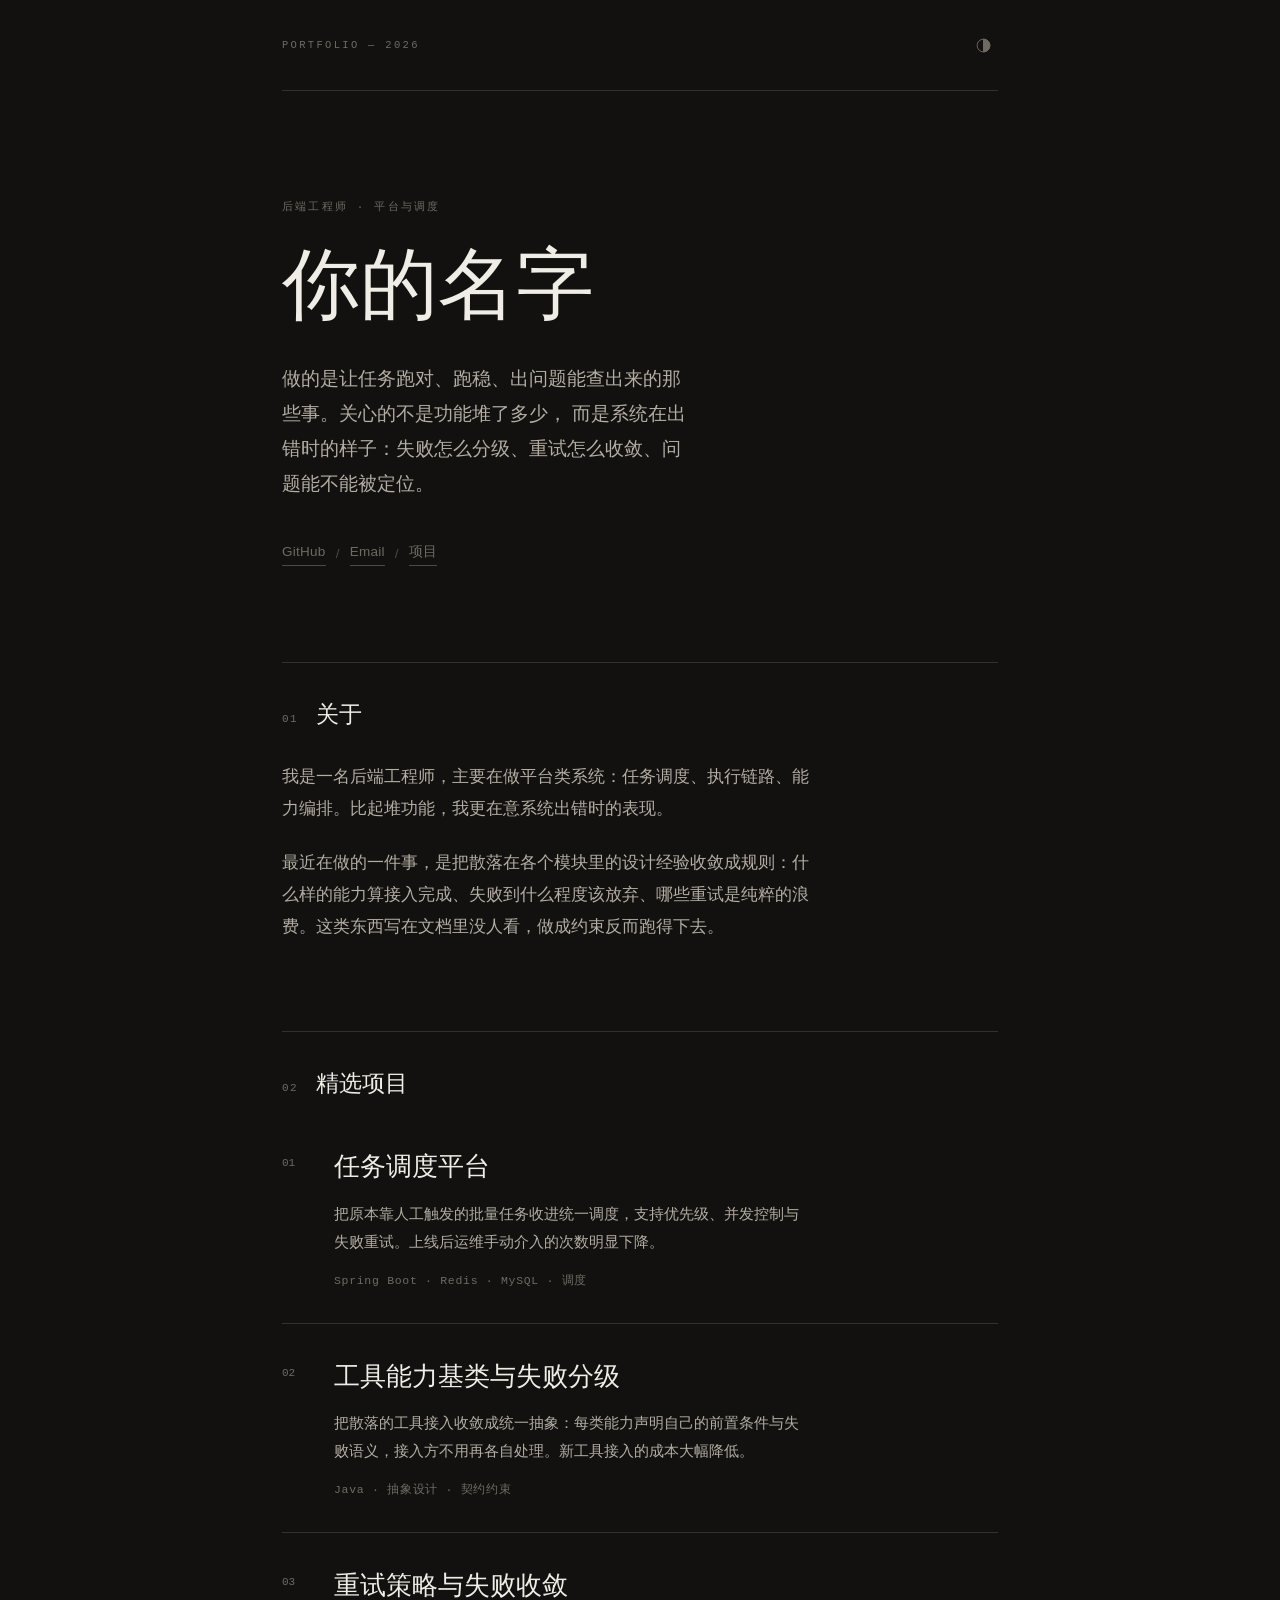
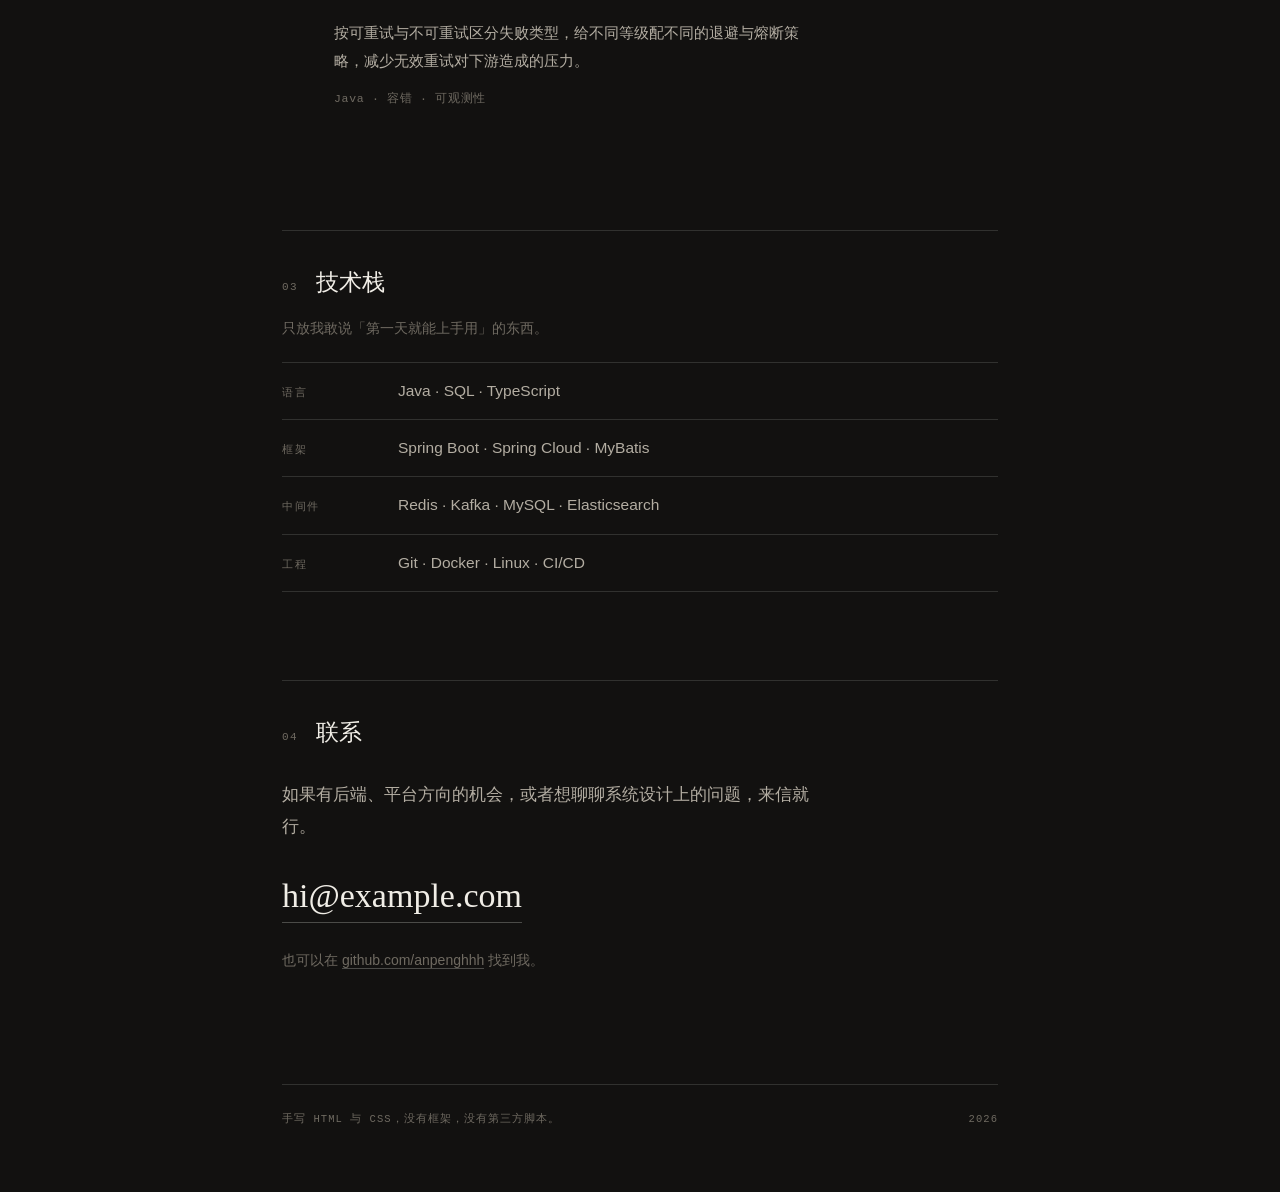
<file: index.html>
<!doctype html>
<html lang="zh-CN">
<head>
<meta charset="utf-8">
<meta name="viewport" content="width=device-width, initial-scale=1">
<title>你的名字 — 后端工程师</title>
<meta name="description" content="后端工程师，做平台系统、任务调度与失败处理。">
<link rel="icon" href="data:image/svg+xml,%3Csvg xmlns='http://www.w3.org/2000/svg' viewBox='0 0 32 32'%3E%3Crect width='32' height='32' fill='%2314120F'/%3E%3Ctext x='16' y='23' font-family='Georgia,serif' font-size='18' fill='%23F6F4EF' text-anchor='middle'%3EA%3C/text%3E%3C/svg%3E">
<link rel="stylesheet" href="editorial.css" id="theme-css">
<script>
  (function () {
    // 对比用：?theme=swiss | dark | warm | editorial
    var themes = { swiss: 1, dark: 1, warm: 1, editorial: 1 };
    var t = new URLSearchParams(location.search).get('theme');
    if (t && themes[t]) {
      document.getElementById('theme-css').href = t + '.css';
    }
  })();
</script>
</head>
<body>

<div class="bg-media" aria-hidden="true">
  <video id="bgVideo" muted loop playsinline preload="none" disablepictureinpicture></video>
</div>

<div class="page">

  <header class="masthead">
    <span class="masthead-label">Portfolio — 2026</span>
    <button class="theme-toggle" id="themeToggle" type="button" aria-label="切换深浅色">
      <svg viewBox="0 0 24 24" aria-hidden="true"><circle cx="12" cy="12" r="9"/><path d="M12 3v18" /><path d="M12 3a9 9 0 0 1 0 18Z" fill="currentColor"/></svg>
    </button>
  </header>

  <main>
    <!-- ============ 首屏 ============ -->
    <section class="hero">
      <!-- TODO: 你的角色，一两个词 -->
      <p class="kicker">后端工程师 · 平台与调度</p>
      <!-- TODO: 换成你的名字 -->
      <h1>你的名字</h1>
      <!-- TODO: 一两句话说清你在做什么、在意什么 -->
      <p class="lede">
        做的是让任务跑对、跑稳、出问题能查出来的那些事。关心的不是功能堆了多少，
        而是系统在出错时的样子：失败怎么分级、重试怎么收敛、问题能不能被定位。
      </p>
      <p class="hero-meta">
        <a href="https://github.com/anpenghhh" target="_blank" rel="noopener">GitHub</a>
        <span class="sep">/</span>
        <!-- TODO: 换成真实邮箱 -->
        <a href="mailto:hi@example.com">Email</a>
        <span class="sep">/</span>
        <a href="#projects">项目</a>
      </p>
    </section>

    <!-- ============ 01 关于 ============ -->
    <section id="about" class="block" data-reveal>
      <header class="block-head">
        <span class="num">01</span>
        <h2>关于</h2>
      </header>
      <div class="prose">
        <!-- TODO: 3-4 句，写你实际在做什么。不要复述简历。 -->
        <p>我是一名后端工程师，主要在做平台类系统：任务调度、执行链路、能力编排。比起堆功能，我更在意系统出错时的表现。</p>
        <p>最近在做的一件事，是把散落在各个模块里的设计经验收敛成规则：什么样的能力算接入完成、失败到什么程度该放弃、哪些重试是纯粹的浪费。这类东西写在文档里没人看，做成约束反而跑得下去。</p>
      </div>
    </section>

    <!-- ============ 02 项目 ============ -->
    <section id="projects" class="block" data-reveal>
      <header class="block-head">
        <span class="num">02</span>
        <h2>精选项目</h2>
      </header>

      <ul class="works">
        <!-- TODO: 换成你最有说服力的项目 -->
        <li>
          <a class="work" href="#projects">
            <span class="work-index">01</span>
            <div class="work-body">
              <h3>任务调度平台</h3>
              <p>把原本靠人工触发的批量任务收进统一调度，支持优先级、并发控制与失败重试。上线后运维手动介入的次数明显下降。</p>
              <p class="work-stack">Spring Boot · Redis · MySQL · 调度</p>
            </div>
            <span class="work-arrow" aria-hidden="true">↗</span>
          </a>
        </li>

        <li>
          <a class="work" href="#projects">
            <span class="work-index">02</span>
            <div class="work-body">
              <h3>工具能力基类与失败分级</h3>
              <p>把散落的工具接入收敛成统一抽象：每类能力声明自己的前置条件与失败语义，接入方不用再各自处理。新工具接入的成本大幅降低。</p>
              <p class="work-stack">Java · 抽象设计 · 契约约束</p>
            </div>
            <span class="work-arrow" aria-hidden="true">↗</span>
          </a>
        </li>

        <li>
          <a class="work" href="#projects">
            <span class="work-index">03</span>
            <div class="work-body">
              <h3>重试策略与失败收敛</h3>
              <p>按可重试与不可重试区分失败类型，给不同等级配不同的退避与熔断策略，减少无效重试对下游造成的压力。</p>
              <p class="work-stack">Java · 容错 · 可观测性</p>
            </div>
            <span class="work-arrow" aria-hidden="true">↗</span>
          </a>
        </li>
      </ul>
    </section>

    <!-- ============ 03 技术栈 ============ -->
    <section id="stack" class="block" data-reveal>
      <header class="block-head">
        <span class="num">03</span>
        <h2>技术栈</h2>
      </header>
      <p class="block-note">只放我敢说「第一天就能上手用」的东西。</p>

      <!-- TODO: 按实际情况删减，控制在 12-15 项以内 -->
      <dl class="stack">
        <div><dt>语言</dt><dd>Java · SQL · TypeScript</dd></div>
        <div><dt>框架</dt><dd>Spring Boot · Spring Cloud · MyBatis</dd></div>
        <div><dt>中间件</dt><dd>Redis · Kafka · MySQL · Elasticsearch</dd></div>
        <div><dt>工程</dt><dd>Git · Docker · Linux · CI/CD</dd></div>
      </dl>
    </section>

    <!-- ============ 04 联系 ============ -->
    <section id="contact" class="block" data-reveal>
      <header class="block-head">
        <span class="num">04</span>
        <h2>联系</h2>
      </header>
      <div class="prose">
        <p>如果有后端、平台方向的机会，或者想聊聊系统设计上的问题，来信就行。</p>
      </div>
      <!-- TODO: 换成真实邮箱 -->
      <a class="contact-mail" href="mailto:hi@example.com">hi@example.com</a>
      <p class="contact-alt">
        也可以在 <a href="https://github.com/anpenghhh" target="_blank" rel="noopener">github.com/anpenghhh</a> 找到我。
      </p>
    </section>
  </main>

  <footer class="colophon">
    <span>手写 HTML 与 CSS，没有框架，没有第三方脚本。</span>
    <span>2026</span>
  </footer>

</div>

<script src="script.js"></script>
</body>
</html>
</file>
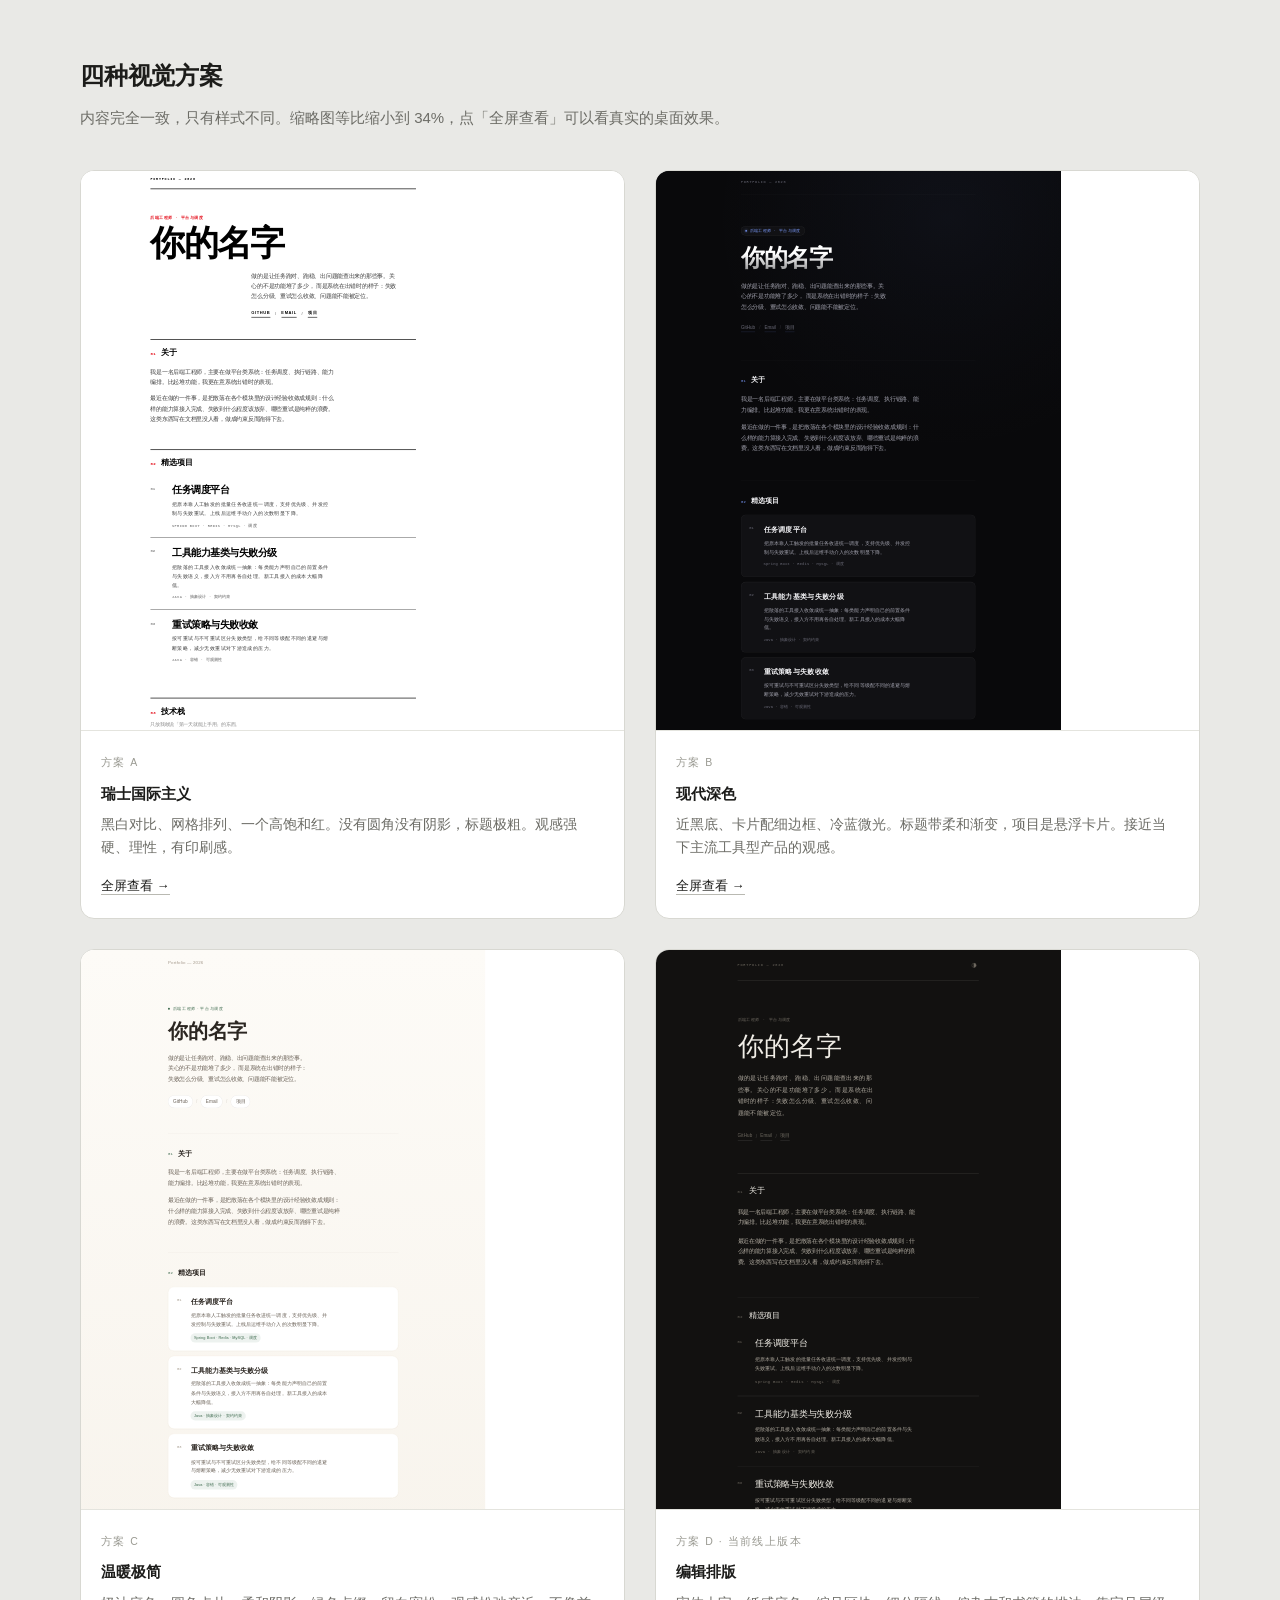
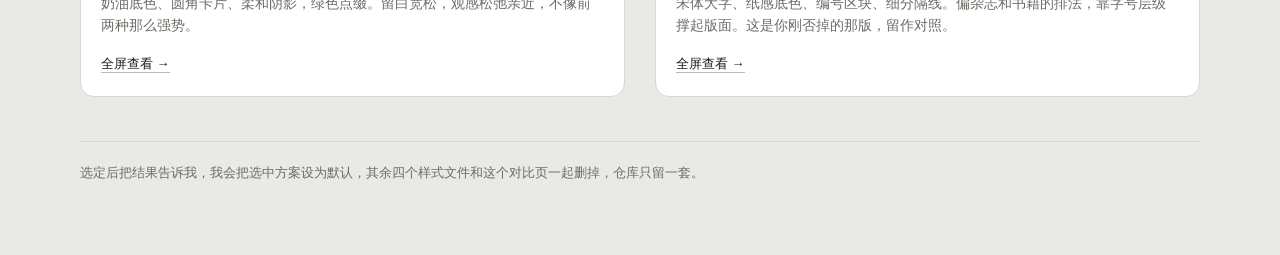
<file: styles.html>
<!doctype html>
<html lang="zh-CN">
<head>
<meta charset="utf-8">
<meta name="viewport" content="width=device-width, initial-scale=1">
<title>四种风格对比</title>
<style>
  * { box-sizing: border-box; }
  body {
    margin: 0;
    padding: 56px 40px 72px;
    background: #e9e9e6;
    color: #1c1c1a;
    font: 400 15px/1.65 -apple-system, BlinkMacSystemFont, "PingFang SC",
      "Hiragino Sans GB", "Microsoft YaHei", sans-serif;
    -webkit-font-smoothing: antialiased;
  }
  .head { max-width: 1120px; margin: 0 auto 40px; }
  h1 { margin: 0; font-size: 24px; font-weight: 600; letter-spacing: -0.01em; }
  .head p { margin: 10px 0 0; color: #6c6c66; }
  .grid {
    display: grid;
    grid-template-columns: repeat(auto-fit, minmax(404px, 1fr));
    gap: 30px;
    max-width: 1120px;
    margin: 0 auto;
  }
  .card {
    background: #fff;
    border: 1px solid #d8d8d2;
    border-radius: 14px;
    overflow: hidden;
  }
  .frame {
    height: 560px;
    overflow: hidden;
    background: #fff;
    border-bottom: 1px solid #e4e4de;
  }
  .frame iframe {
    width: 1200px;
    height: 1760px;
    border: 0;
    transform: scale(0.337);
    transform-origin: top left;
    pointer-events: none;
  }
  .meta { padding: 18px 20px 20px; }
  .meta h2 { margin: 0; font-size: 15px; font-weight: 600; }
  .meta .tag {
    display: inline-block;
    margin-bottom: 10px;
    font-size: 10.5px;
    letter-spacing: 0.14em;
    text-transform: uppercase;
    color: #9a9a92;
  }
  .meta p { margin: 8px 0 14px; font-size: 13.5px; color: #6c6c66; }
  .meta a {
    font-size: 13px;
    color: #1c1c1a;
    border-bottom: 1px solid #b9b9b2;
    padding-bottom: 1px;
    text-decoration: none;
  }
  .meta a:hover { border-color: #1c1c1a; }
  .foot {
    max-width: 1120px;
    margin: 44px auto 0;
    padding-top: 20px;
    border-top: 1px solid #d8d8d2;
    font-size: 13px;
    color: #6c6c66;
  }
</style>
</head>
<body>

<div class="head">
  <h1>四种视觉方案</h1>
  <p>内容完全一致，只有样式不同。缩略图等比缩小到 34%，点「全屏查看」可以看真实的桌面效果。</p>
</div>

<div class="grid">

  <div class="card">
    <div class="frame"><iframe src="index.html?theme=swiss" loading="lazy" title="瑞士国际主义"></iframe></div>
    <div class="meta">
      <span class="tag">方案 A</span>
      <h2>瑞士国际主义</h2>
      <p>黑白对比、网格排列、一个高饱和红。没有圆角没有阴影，标题极粗。观感强硬、理性，有印刷感。</p>
      <a href="index.html?theme=swiss" target="_blank">全屏查看 →</a>
    </div>
  </div>

  <div class="card">
    <div class="frame"><iframe src="index.html?theme=dark" loading="lazy" title="现代深色"></iframe></div>
    <div class="meta">
      <span class="tag">方案 B</span>
      <h2>现代深色</h2>
      <p>近黑底、卡片配细边框、冷蓝微光。标题带柔和渐变，项目是悬浮卡片。接近当下主流工具型产品的观感。</p>
      <a href="index.html?theme=dark" target="_blank">全屏查看 →</a>
    </div>
  </div>

  <div class="card">
    <div class="frame"><iframe src="index.html?theme=warm" loading="lazy" title="温暖极简"></iframe></div>
    <div class="meta">
      <span class="tag">方案 C</span>
      <h2>温暖极简</h2>
      <p>奶油底色、圆角卡片、柔和阴影，绿色点缀。留白宽松，观感松弛亲近，不像前两种那么强势。</p>
      <a href="index.html?theme=warm" target="_blank">全屏查看 →</a>
    </div>
  </div>

  <div class="card">
    <div class="frame"><iframe src="index.html?theme=editorial" loading="lazy" title="编辑排版"></iframe></div>
    <div class="meta">
      <span class="tag">方案 D · 当前线上版本</span>
      <h2>编辑排版</h2>
      <p>宋体大字、纸感底色、编号区块、细分隔线。偏杂志和书籍的排法，靠字号层级撑起版面。这是你刚否掉的那版，留作对照。</p>
      <a href="index.html?theme=editorial" target="_blank">全屏查看 →</a>
    </div>
  </div>

</div>

<div class="foot">
  选定后把结果告诉我，我会把选中方案设为默认，其余四个样式文件和这个对比页一起删掉，仓库只留一套。
</div>

</body>
</html>
</file>
<file: editorial.css>
/* ===========================================================
   编辑排版风 · 个人站
   改配色只需动两组变量；改字号在 .hero / .block 相关规则里。
   =========================================================== */

:root,
[data-theme="dark"] {
  --paper: #121110;
  --paper-raised: #1a1917;
  --ink: #f0ede6;
  --ink-soft: #b3ada2;
  --ink-faint: #6f6a61;
  --accent: #d97757;
  --rule: rgba(240, 237, 230, 0.14);
  --rule-strong: rgba(240, 237, 230, 0.26);
}

[data-theme="light"] {
  --paper: #f6f4ef;
  --paper-raised: #fbfaf7;
  --ink: #14120f;
  --ink-soft: #4d4840;
  --ink-faint: #918b80;
  --accent: #8c2f1e;
  --rule: rgba(20, 18, 15, 0.13);
  --rule-strong: rgba(20, 18, 15, 0.26);
}

:root {
  --serif: "Songti SC", "Songti TC", "Source Han Serif SC", "Noto Serif SC",
    Georgia, "Times New Roman", serif;
  --sans: -apple-system, BlinkMacSystemFont, "PingFang SC", "Helvetica Neue",
    "Microsoft YaHei", Arial, sans-serif;
  --mono: ui-monospace, "SF Mono", Menlo, Consolas, monospace;
}

*,
*::before,
*::after {
  box-sizing: border-box;
}

html {
  scroll-behavior: smooth;
  -webkit-text-size-adjust: 100%;
}

body {
  margin: 0;
  background: var(--paper);
  color: var(--ink);
  font-family: var(--sans);
  font-size: 16px;
  line-height: 1.6;
  -webkit-font-smoothing: antialiased;
  text-rendering: optimizeLegibility;
  transition: background-color 0.3s ease, color 0.3s ease;
}

a {
  color: inherit;
  text-decoration: none;
}

h1,
h2,
h3,
p,
ul,
dl,
dd {
  margin: 0;
}

ul {
  padding: 0;
  list-style: none;
}

:focus-visible {
  outline: 1.5px solid var(--accent);
  outline-offset: 4px;
}

::selection {
  background: var(--accent);
  color: var(--paper);
}

.bg-media {
  display: none;
}

/* ---------- 页框 ---------- */

.page {
  max-width: 780px;
  margin: 0 auto;
  padding: 0 32px 64px;
}

/* ---------- 页眉 ---------- */

.masthead {
  display: flex;
  align-items: center;
  justify-content: space-between;
  padding: 30px 0;
  border-bottom: 1px solid var(--rule);
}

.masthead-label {
  font-family: var(--mono);
  font-size: 10.5px;
  letter-spacing: 0.22em;
  text-transform: uppercase;
  color: var(--ink-faint);
}

.theme-toggle {
  display: grid;
  place-items: center;
  width: 30px;
  height: 30px;
  padding: 0;
  border: 0;
  background: none;
  color: var(--ink-faint);
  cursor: pointer;
  transition: color 0.2s ease, transform 0.4s ease;
}

.theme-toggle:hover {
  color: var(--ink);
  transform: rotate(180deg);
}

.theme-toggle svg {
  width: 17px;
  height: 17px;
  fill: none;
  stroke: currentColor;
  stroke-width: 1.3;
}

/* ---------- 首屏 ---------- */

.hero {
  padding: 108px 0 96px;
}

.kicker {
  font-family: var(--mono);
  font-size: 11px;
  letter-spacing: 0.2em;
  text-transform: uppercase;
  color: var(--ink-faint);
}

h1 {
  margin-top: 26px;
  font-family: var(--serif);
  font-size: clamp(46px, 7.4vw, 78px);
  font-weight: 400;
  line-height: 1.08;
  color: var(--ink);
}

.lede {
  margin-top: 34px;
  max-width: 40ch;
  font-size: clamp(16.5px, 1.9vw, 18.5px);
  line-height: 1.9;
  color: var(--ink-soft);
}

.hero-meta {
  display: flex;
  flex-wrap: wrap;
  align-items: center;
  gap: 10px;
  margin-top: 40px;
  font-size: 13.5px;
  letter-spacing: 0.02em;
  color: var(--ink-faint);
}

.hero-meta a {
  padding-bottom: 2px;
  border-bottom: 1px solid var(--rule-strong);
  transition: border-color 0.25s ease, color 0.25s ease;
}

.hero-meta a:hover {
  color: var(--ink);
  border-color: var(--accent);
}

.sep {
  color: var(--rule-strong);
}

/* ---------- 区块 ---------- */

.block {
  padding-top: 34px;
  border-top: 1px solid var(--rule);
}

.block + .block {
  margin-top: 88px;
}

.block-head {
  display: flex;
  align-items: baseline;
  gap: 18px;
}

.num {
  font-family: var(--mono);
  font-size: 11px;
  letter-spacing: 0.12em;
  color: var(--ink-faint);
  font-variant-numeric: tabular-nums;
}

.block-head h2 {
  font-family: var(--serif);
  font-size: clamp(19px, 2.2vw, 23px);
  font-weight: 400;
  color: var(--ink);
}

.block-note {
  margin-top: 16px;
  font-size: 14px;
  color: var(--ink-faint);
}

/* ---------- 正文 ---------- */

.prose {
  margin-top: 26px;
}

.prose p {
  max-width: 58ch;
  font-size: 16.5px;
  line-height: 1.95;
  color: var(--ink-soft);
}

.prose p + p {
  margin-top: 22px;
}

/* ---------- 项目列表 ---------- */

.works {
  margin-top: 12px;
}

.works li + li {
  border-top: 1px solid var(--rule);
}

.work {
  display: grid;
  grid-template-columns: 34px minmax(0, 1fr) 22px;
  gap: 18px;
  padding: 32px 0;
}

.work-index {
  font-family: var(--mono);
  font-size: 11px;
  color: var(--ink-faint);
  padding-top: 9px;
  font-variant-numeric: tabular-nums;
}

.work-body h3 {
  font-family: var(--serif);
  font-size: clamp(21px, 2.6vw, 26px);
  font-weight: 400;
  color: var(--ink);
  transition: color 0.25s ease, transform 0.3s ease;
}

.work:hover .work-body h3 {
  color: var(--accent);
  transform: translateX(5px);
}

.work-body p {
  margin-top: 12px;
  max-width: 56ch;
  font-size: 15px;
  line-height: 1.85;
  color: var(--ink-soft);
}

.work-stack {
  margin-top: 14px !important;
  font-family: var(--mono);
  font-size: 11.5px !important;
  letter-spacing: 0.06em;
  color: var(--ink-faint) !important;
}

.work-arrow {
  font-size: 15px;
  color: var(--accent);
  padding-top: 8px;
  opacity: 0;
  transform: translate(-4px, 4px);
  transition: opacity 0.25s ease, transform 0.25s ease;
}

.work:hover .work-arrow {
  opacity: 1;
  transform: none;
}

/* ---------- 技术栈 ---------- */

.stack {
  margin-top: 22px;
}

.stack > div {
  display: grid;
  grid-template-columns: 96px minmax(0, 1fr);
  gap: 20px;
  align-items: baseline;
  padding: 15px 0;
  border-bottom: 1px solid var(--rule);
}

.stack > div:first-child {
  border-top: 1px solid var(--rule);
}

.stack dt {
  font-family: var(--mono);
  font-size: 11px;
  letter-spacing: 0.14em;
  color: var(--ink-faint);
}

.stack dd {
  font-size: 15.5px;
  line-height: 1.7;
  color: var(--ink-soft);
}

/* ---------- 联系 ---------- */

.contact-mail {
  display: inline-block;
  margin-top: 32px;
  font-family: var(--serif);
  font-size: clamp(24px, 3.6vw, 34px);
  line-height: 1.3;
  color: var(--ink);
  border-bottom: 1px solid var(--rule-strong);
  padding-bottom: 4px;
  transition: color 0.25s ease, border-color 0.25s ease;
}

.contact-mail:hover {
  color: var(--accent);
  border-color: var(--accent);
}

.contact-alt {
  margin-top: 26px;
  font-size: 14px;
  color: var(--ink-faint);
}

.contact-alt a {
  border-bottom: 1px solid var(--rule-strong);
  transition: color 0.25s ease, border-color 0.25s ease;
}

.contact-alt a:hover {
  color: var(--ink);
  border-color: var(--accent);
}

/* ---------- 页脚 ---------- */

.colophon {
  display: flex;
  flex-wrap: wrap;
  justify-content: space-between;
  gap: 12px;
  margin-top: 112px;
  padding-top: 26px;
  border-top: 1px solid var(--rule);
  font-family: var(--mono);
  font-size: 10.5px;
  letter-spacing: 0.1em;
  color: var(--ink-faint);
}

/* ---------- 入场 ---------- */

.hero .kicker,
.hero h1,
.hero .lede,
.hero .hero-meta {
  animation: rise 0.9s cubic-bezier(0.22, 0.61, 0.36, 1) both;
}

.hero h1 {
  animation-delay: 0.08s;
}

.hero .lede {
  animation-delay: 0.16s;
}

.hero .hero-meta {
  animation-delay: 0.24s;
}

@keyframes rise {
  from {
    opacity: 0;
    transform: translateY(18px);
  }
  to {
    opacity: 1;
    transform: none;
  }
}

[data-reveal] {
  opacity: 0;
  transform: translateY(16px);
  transition: opacity 0.75s cubic-bezier(0.22, 0.61, 0.36, 1),
    transform 0.75s cubic-bezier(0.22, 0.61, 0.36, 1);
}

[data-reveal].is-in {
  opacity: 1;
  transform: none;
}

/* ---------- 响应式 ---------- */

@media (max-width: 640px) {
  .page {
    padding: 0 22px 48px;
  }

  .hero {
    padding: 72px 0 64px;
  }

  h1 {
    margin-top: 20px;
  }

  .lede {
    margin-top: 26px;
    max-width: none;
  }

  .hero-meta {
    margin-top: 32px;
  }

  .block + .block {
    margin-top: 64px;
  }

  .work {
    grid-template-columns: minmax(0, 1fr) 20px;
    gap: 12px;
    padding: 26px 0;
  }

  .work-index {
    display: none;
  }

  .work-body p {
    font-size: 14.5px;
  }

  .stack > div {
    grid-template-columns: 1fr;
    gap: 6px;
    padding: 13px 0;
  }

  .colophon {
    margin-top: 72px;
    justify-content: flex-start;
    gap: 6px;
    flex-direction: column;
  }
}

@media (prefers-reduced-motion: reduce) {
  html {
    scroll-behavior: auto;
  }

  *,
  *::before,
  *::after {
    transition-duration: 0.01ms !important;
    animation-duration: 0.01ms !important;
  }

  [data-reveal] {
    opacity: 1;
    transform: none;
  }
}
</file>
